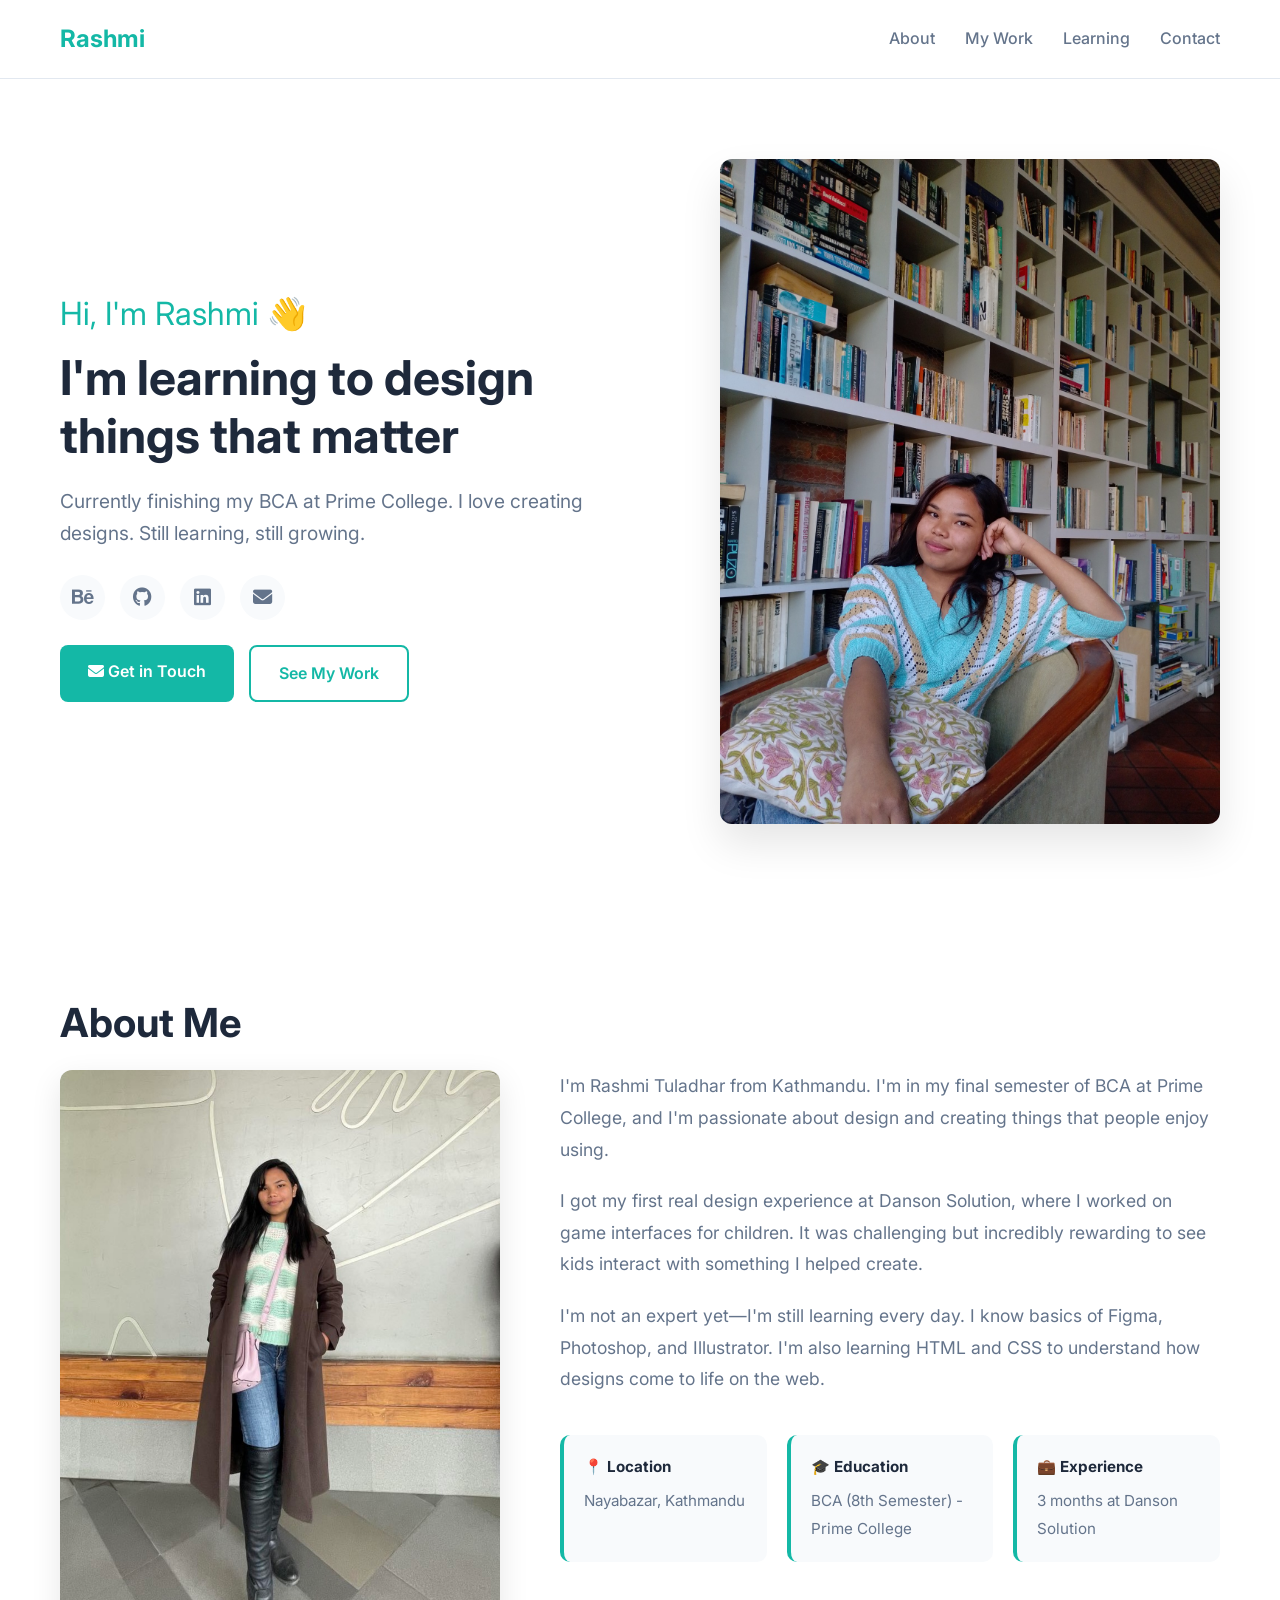
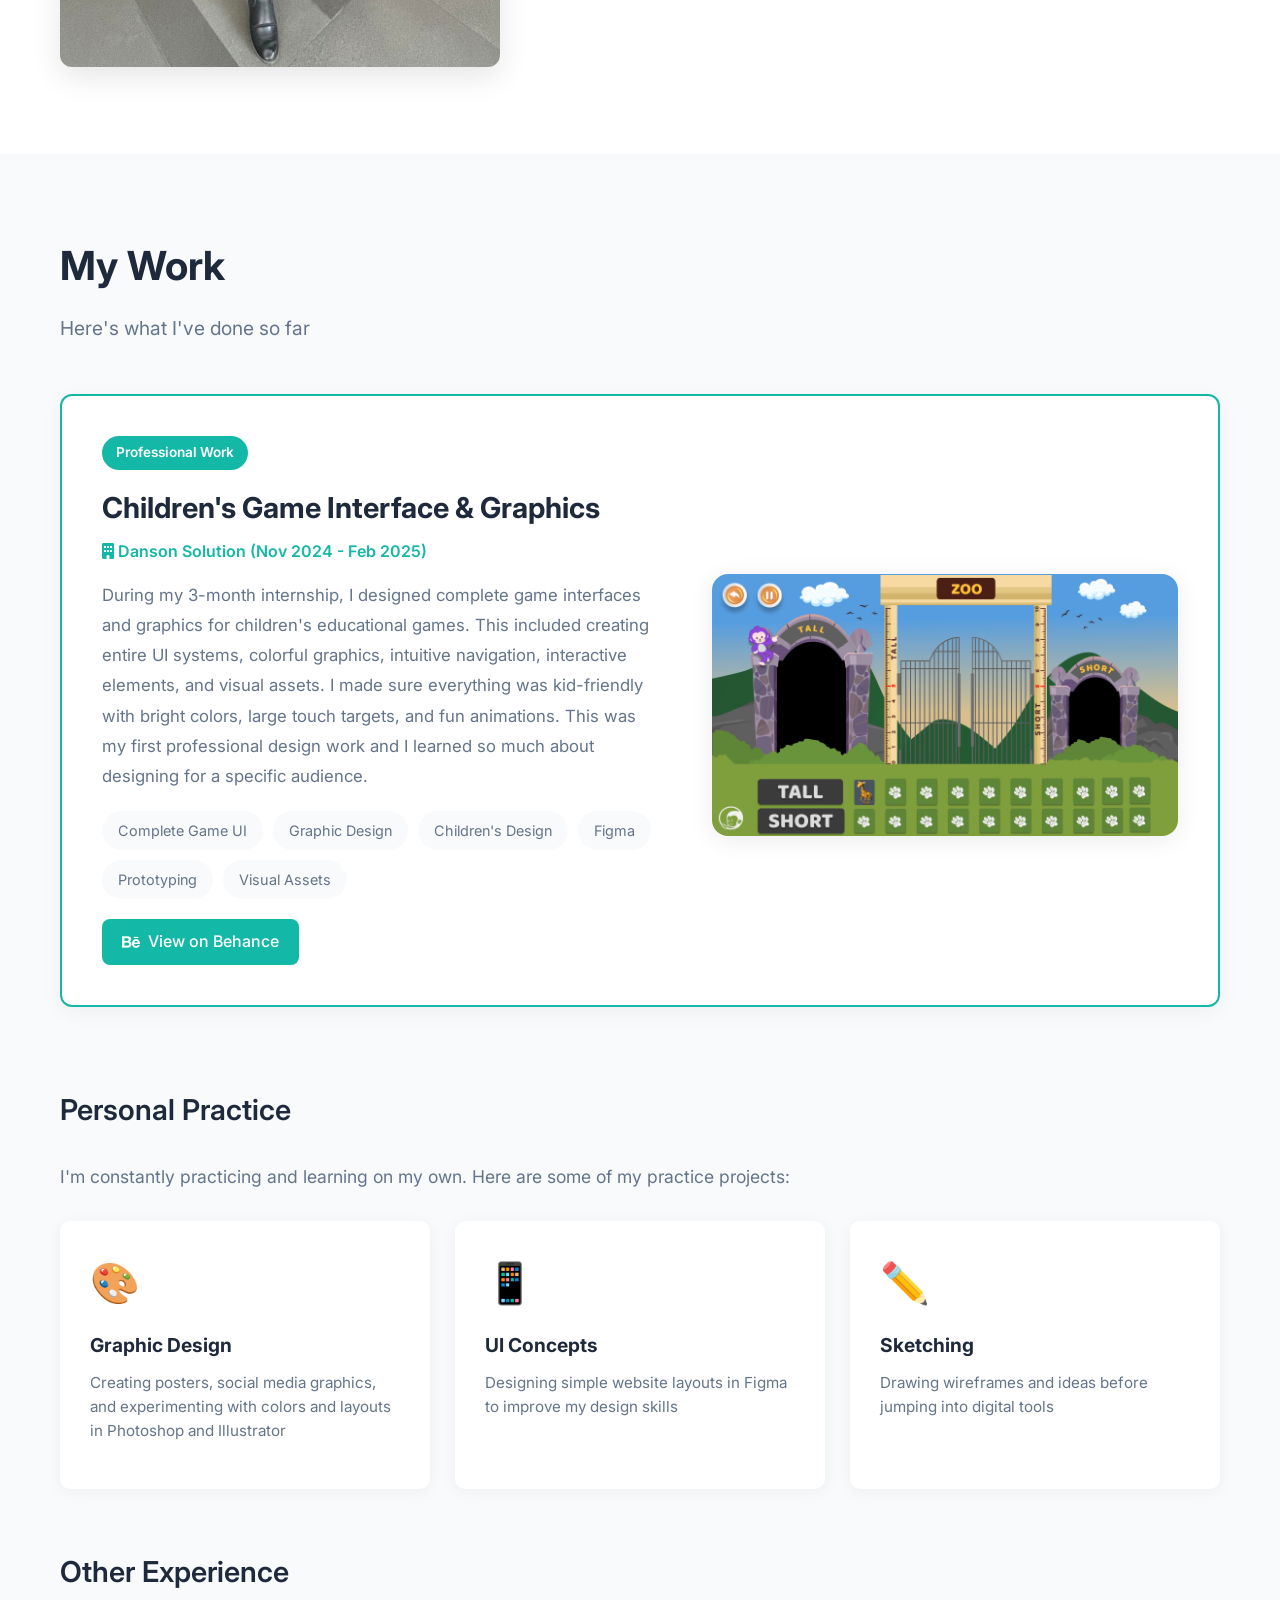
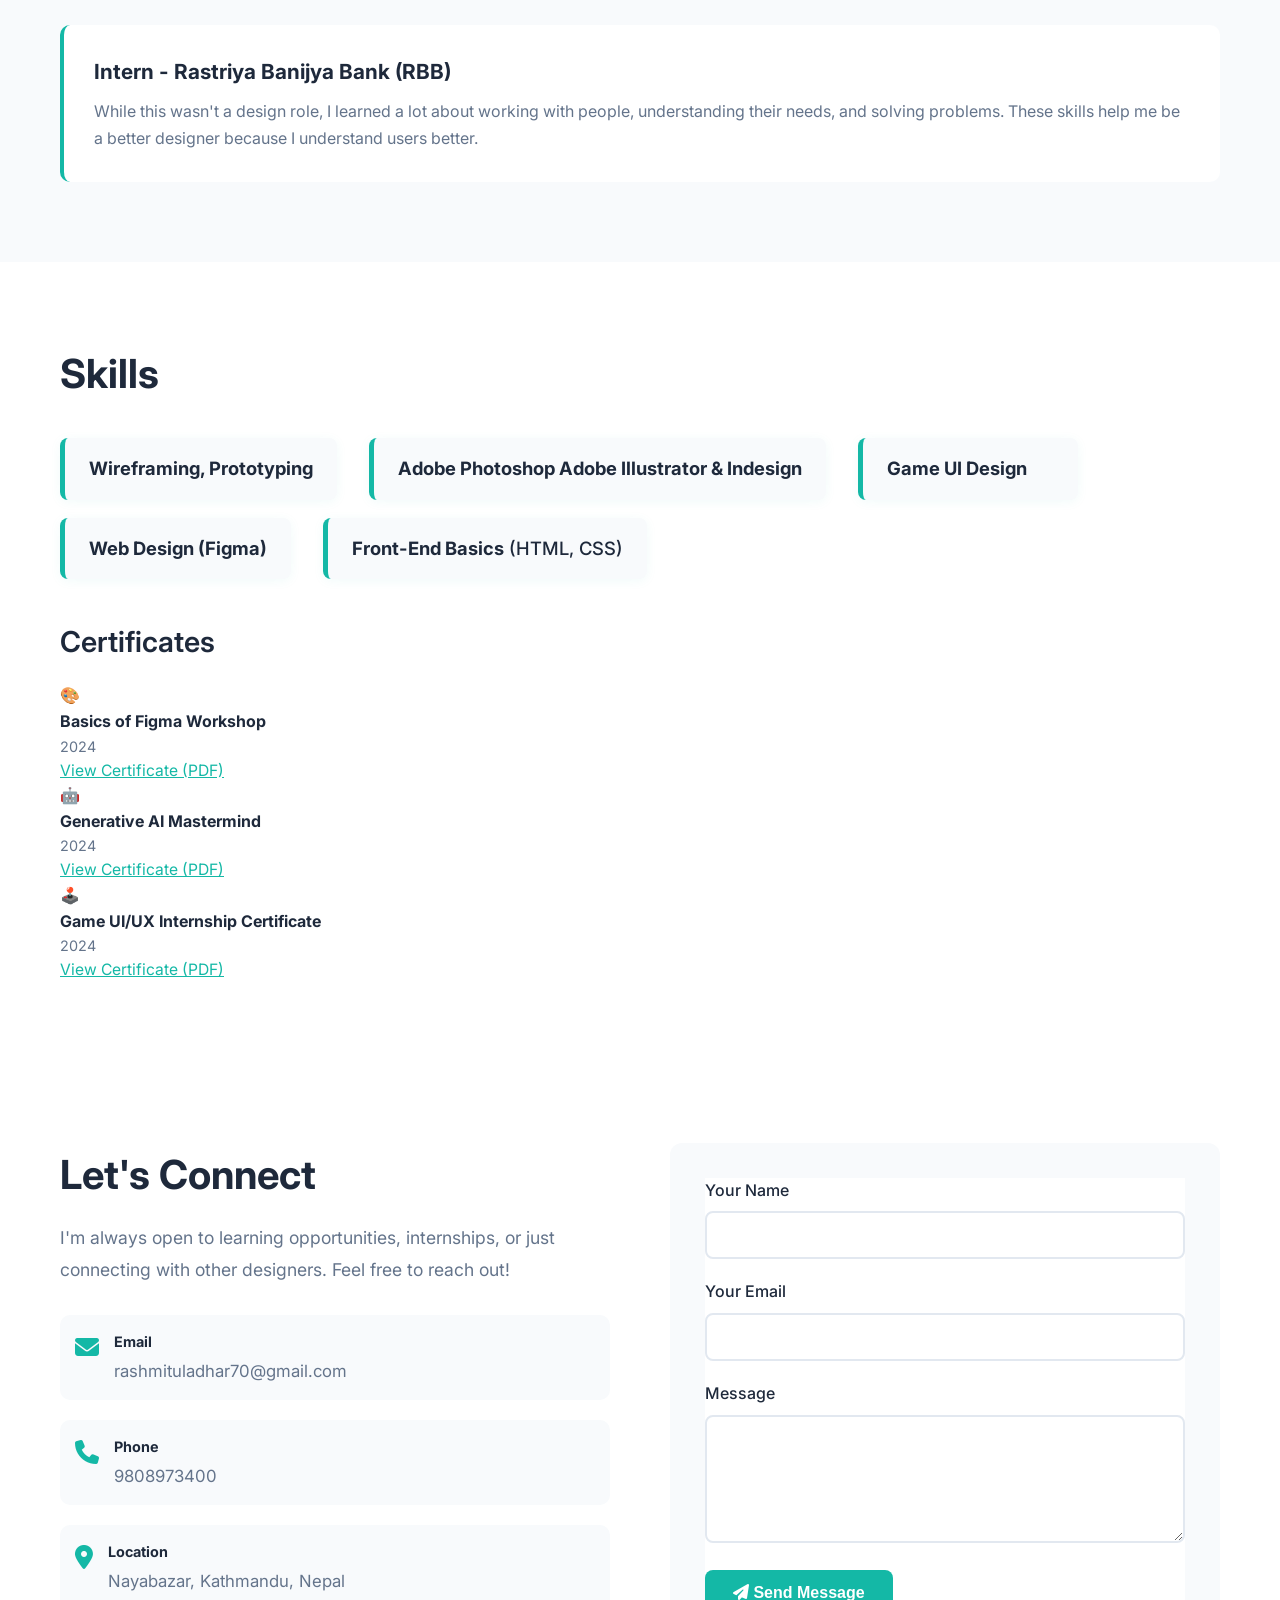
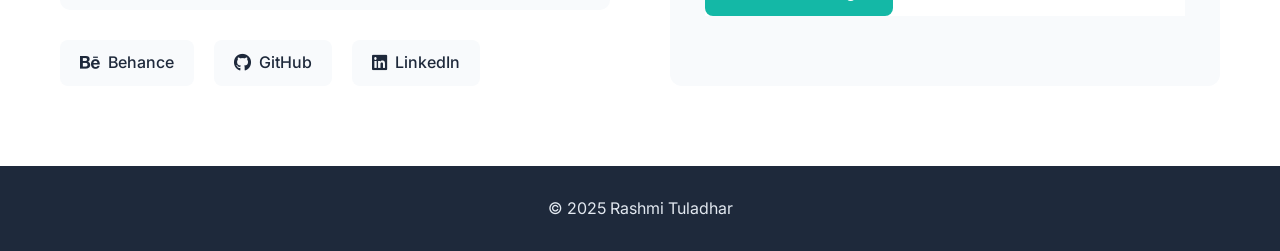
<file: index.html>
<!DOCTYPE html>
<html lang="en">
<head>
    <meta charset="UTF-8">
    <meta name="viewport" content="width=device-width, initial-scale=1.0">
    <meta name="description" content="Rashmi Tuladhar - Learning and growing as a designer">
    <title>Rashmi Tuladhar</title>
    <link rel="stylesheet" href="styles.css">
    <link rel="stylesheet" href="https://cdnjs.cloudflare.com/ajax/libs/font-awesome/6.4.0/css/all.min.css">
    <link href="https://fonts.googleapis.com/css2?family=Inter:wght@300;400;500;600;700&display=swap" rel="stylesheet">
</head>
<body>
    <!-- Simple Header -->
    <header class="header">
        <div class="container">
            <h1 class="logo">Rashmi</h1>
            <nav class="nav">
                <a href="#about">About</a>
                <a href="#work">My Work</a>
                <a href="#learning">Learning</a>
                <a href="#contact">Contact</a>
            </nav>
        </div>
    </header>

    <!-- Hero -->
    <section class="hero">
        <div class="container">
            <div class="hero-content">
                <div class="hero-text">
                    <p class="hello">Hi, I'm Rashmi 👋</p>
                    <h2 class="hero-title">I'm learning to design things that matter</h2>
                    <p class="hero-description">
                        Currently finishing my BCA at Prime College. I love creating designs. Still learning, still growing.
                    </p>
                    <div class="social-icons">
                        <a href="https://www.behance.net/rashmituladhar" target="_blank" title="Behance">
                            <i class="fab fa-behance"></i>
                        </a>
                        <a href="https://github.com/Rashmeeeee" target="_blank" title="GitHub">
                            <i class="fab fa-github"></i>
                        </a>
                        <a href="https://www.linkedin.com/in/rashmi-tuladhar-b50a0b255/" target="_blank" title="LinkedIn">
                            <i class="fab fa-linkedin"></i>
                        </a>
                        <a href="mailto:rashmituladhar70@gmail.com" title="Email">
                            <i class="fas fa-envelope"></i>
                        </a>
                    </div>
                    <div class="hero-links">
                        <a href="#contact" class="btn-primary">
                            <i class="fas fa-envelope"></i> Get in Touch
                        </a>
                        <a href="#work" class="btn-secondary">See My Work</a>
                    </div>
                </div>
                <div class="hero-image">
                    <img src="images/profile1.jpg" alt="Rashmi Tuladhar">
                </div>
            </div>
        </div>
    </section>

    <!-- About -->
    <section id="about" class="about">
        <div class="container">
            <h2 class="section-title">About Me</h2>
            <div class="about-grid">
                <div class="about-photo">
                    <img src="images/profile2.jpg" alt="Rashmi">
                </div>
                <div class="about-text">
                    <p>
                        I'm Rashmi Tuladhar from Kathmandu. I'm in my final semester of BCA at Prime College, 
                        and I'm passionate about design and creating things that people enjoy using.
                    </p>
                    <p>
                        I got my first real design experience at Danson Solution, where I worked on game interfaces 
                        for children. It was challenging but incredibly rewarding to see kids interact with 
                        something I helped create.
                    </p>
                    <p>
                        I'm not an expert yet—I'm still learning every day. I know basics of Figma, Photoshop, 
                        and Illustrator. I'm also learning HTML and CSS to understand how designs come to life on the web.
                    </p>
                    <div class="about-info">
                        <div class="info-box">
                            <strong>📍 Location</strong>
                            <p>Nayabazar, Kathmandu</p>
                        </div>
                        <div class="info-box">
                            <strong>🎓 Education</strong>
                            <p>BCA (8th Semester) - Prime College</p>
                        </div>
                        <div class="info-box">
                            <strong>💼 Experience</strong>
                            <p>3 months at Danson Solution</p>
                        </div>
                    </div>
                </div>
            </div>
        </div>
    </section>

    <!-- My Work -->
    <section id="work" class="work">
        <div class="container">
            <h2 class="section-title">My Work</h2>
            <p class="section-subtitle">Here's what I've done so far</p>

            <!-- Real Project -->
            <div class="work-item featured">
                <div class="work-content">
                    <span class="work-tag">Professional Work</span>
                    <h3>Children's Game Interface & Graphics</h3>
                    <p class="work-company"><i class="fas fa-building"></i> Danson Solution (Nov 2024 - Feb 2025)</p>
                    <p class="work-description">
                        During my 3-month internship, I designed complete game interfaces and graphics for 
                        children's educational games. This included creating entire UI systems, colorful graphics, 
                        intuitive navigation, interactive elements, and visual assets. I made sure everything was 
                        kid-friendly with bright colors, large touch targets, and fun animations. This was my first 
                        professional design work and I learned so much about designing for a specific audience.
                    </p>
                    <div class="work-skills">
                        <span>Complete Game UI</span>
                        <span>Graphic Design</span>
                        <span>Children's Design</span>
                        <span>Figma</span>
                        <span>Prototyping</span>
                        <span>Visual Assets</span>
                    </div>
                    <div class="work-links">
                        <a href="https://www.behance.net/rashmituladhar" target="_blank" class="work-link">
                            <i class="fab fa-behance"></i> View on Behance
                        </a>
                    </div>
                </div>
                <div class="work-image">
                    <img src="images/Frame5.png" alt="Children's Game UI screenshot" style="max-width:100%;border-radius:16px;box-shadow:0 4px 24px rgba(0,0,0,0.08);margin-top:16px;" />
                </div>
            </div>

            <!-- Personal Practice -->
            <div class="practice-work">
                <h3 class="subsection-title">Personal Practice</h3>
                <p class="practice-intro">
                    I'm constantly practicing and learning on my own. Here are some of my practice projects:
                </p>
                <div class="practice-grid">
                    <div class="practice-card">
                        <div class="practice-icon">🎨</div>
                        <h4>Graphic Design</h4>
                        <p>Creating posters, social media graphics, and experimenting with colors and layouts in Photoshop and Illustrator</p>
                        
                    </div>
                    <div class="practice-card">
                        <div class="practice-icon">📱</div>
                        <h4>UI Concepts</h4>
                        <p>Designing simple website layouts in Figma to improve my design skills</p>
                        
                    </div>
                    <div class="practice-card">
                        <div class="practice-icon">✏️</div>
                        <h4>Sketching</h4>
                        <p>Drawing wireframes and ideas before jumping into digital tools</p>
                        
                    </div>
                </div>
            </div>

            <!-- Other Experience -->
            <div class="other-experience">
                <h3 class="subsection-title">Other Experience</h3>
                <div class="experience-card">
                    <div class="exp-header">
                        <h4>Intern - Rastriya Banijya Bank (RBB)</h4>
                    </div>
                    <p>
                        While this wasn't a design role, I learned a lot about working with people, 
                        understanding their needs, and solving problems. These skills help me be a 
                        better designer because I understand users better.
                    </p>
                </div>
            </div>
        </div>
    </section>

    <!-- Learning & Skills -->
    <section id="learning" class="learning">
        <div class="container">
            <h2 class="section-title">Skills</h2>
            <ul class="skills-list-custom">
                <li><strong>Wireframing, Prototyping</strong></li>
                <li><strong>Adobe Photoshop Adobe Illustrator &amp; Indesign</strong></li>
                <li><strong>Game UI Design</strong></li>
                <li><strong>Web Design (Figma)</strong></li>
                <li><strong>Front-End Basics</strong> (HTML, CSS)</li>
            </ul>
                <div class="certificates-showcase" style="margin-top:40px;">
                    <h3 class="subsection-title" style="margin-bottom:18px;">Certificates</h3>
                    <div class="cert-grid-showcase">
                        <div class="cert-card-showcase">
                            <div class="cert-icon-showcase">🎨</div>
                            <div>
                                <h4>Basics of Figma Workshop</h4>
                                <p class="cert-date">2024</p>
                                <a href="rashmi tuladhar.pdf" target="_blank" style="color:var(--primary);text-decoration:underline;font-size:0.98rem;">View Certificate (PDF)</a>
                            </div>
                        </div>
                        <div class="cert-card-showcase">
                            <div class="cert-icon-showcase">🤖</div>
                            <div>
                                <h4>Generative AI Mastermind</h4>
                                <p class="cert-date">2024</p>
                                 <a href="Rashmi_Tuladhar_Certificate.pdf" target="_blank" style="color:var(--primary);text-decoration:underline;font-size:0.98rem;">View Certificate (PDF)</a>
                            </div>
                        </div>
                        <div class="cert-card-showcase">
                            <div class="cert-icon-showcase">🕹️</div>
                            <div>
                                <h4>Game UI/UX Internship Certificate</h4>
                                <p class="cert-date">2024</p>
                                <a href="Rashmi Tuladhar Internship Letter - Game UI-UX - Soft Copy (1).pdf" target="_blank" style="color:var(--primary);text-decoration:underline;font-size:0.98rem;">View Certificate (PDF)</a>
                            </div>
                        </div>
                    </div>
                </div>
        </div>
    </section>

    <!-- Contact -->
    <section id="contact" class="contact">
        <div class="container">
            <div class="contact-content">
                <div class="contact-text">
                    <h2 class="section-title">Let's Connect</h2>
                    <p class="contact-intro">
                        I'm always open to learning opportunities, internships, or just connecting 
                        with other designers. Feel free to reach out!
                    </p>
                    
                    <div class="contact-info">
                    <div class="contact-item">
                        <i class="fas fa-envelope"></i>
                        <div>
                            <strong>Email</strong>
                            <a href="rashmituladhar70@gmail.com">rashmituladhar70@gmail.com</a>
                        </div>
                    </div>
                    <div class="contact-item">
                        <i class="fas fa-phone"></i>
                        <div>
                            <strong>Phone</strong>
                            <a href="tel:9808973400">9808973400</a>
                        </div>
                    </div>
                    <div class="contact-item">
                        <i class="fas fa-map-marker-alt"></i>
                        <div>
                            <strong>Location</strong>
                            <span>Nayabazar, Kathmandu, Nepal</span>
                        </div>
                    </div>
                    </div>

                    <div class="social-links">
                        <a href="https://www.behance.net/rashmituladhar" target="_blank">
                            <i class="fab fa-behance"></i> Behance
                        </a>
                        <a href="https://github.com/Rashmeeeee" target="_blank">
                            <i class="fab fa-github"></i> GitHub
                        </a>
                        <a href="https://www.linkedin.com/in/rashmi-tuladhar-b50a0b255/" target="_blank">
                            <i class="fab fa-linkedin"></i> LinkedIn
                        </a>
                    </div>
                </div>

                <div class="contact-form">
                    <form action="https://api.web3forms.com/submit" method="POST" class="contact">
        <input type="hidden" name="access_key" value="a88183fd-8151-4531-9b6b-000d63a5e25f">
        <div class="form-group">
            <label for="name">Your Name</label>
            <input type="text" id="name" name="name" required>
        </div>
        <div class="form-group">
            <label for="email">Your Email</label>
            <input type="email" id="email" name="email" required>
        </div>
        <div class="form-group">
            <label for="message">Message</label>
            <textarea id="message" name="message" rows="5" required></textarea>
        </div>
        <button type="submit" class="btn-primary">
            <i class="fas fa-paper-plane"></i> Send Message
        </button>
    </form>
                </div>
            </div>
        </div>
    </section>

    <!-- Footer -->
    <footer class="footer">
        <div class="container">
            <p>© 2025 Rashmi Tuladhar </p>
        </div>
    </footer>

   
</body>
</html>
</file>
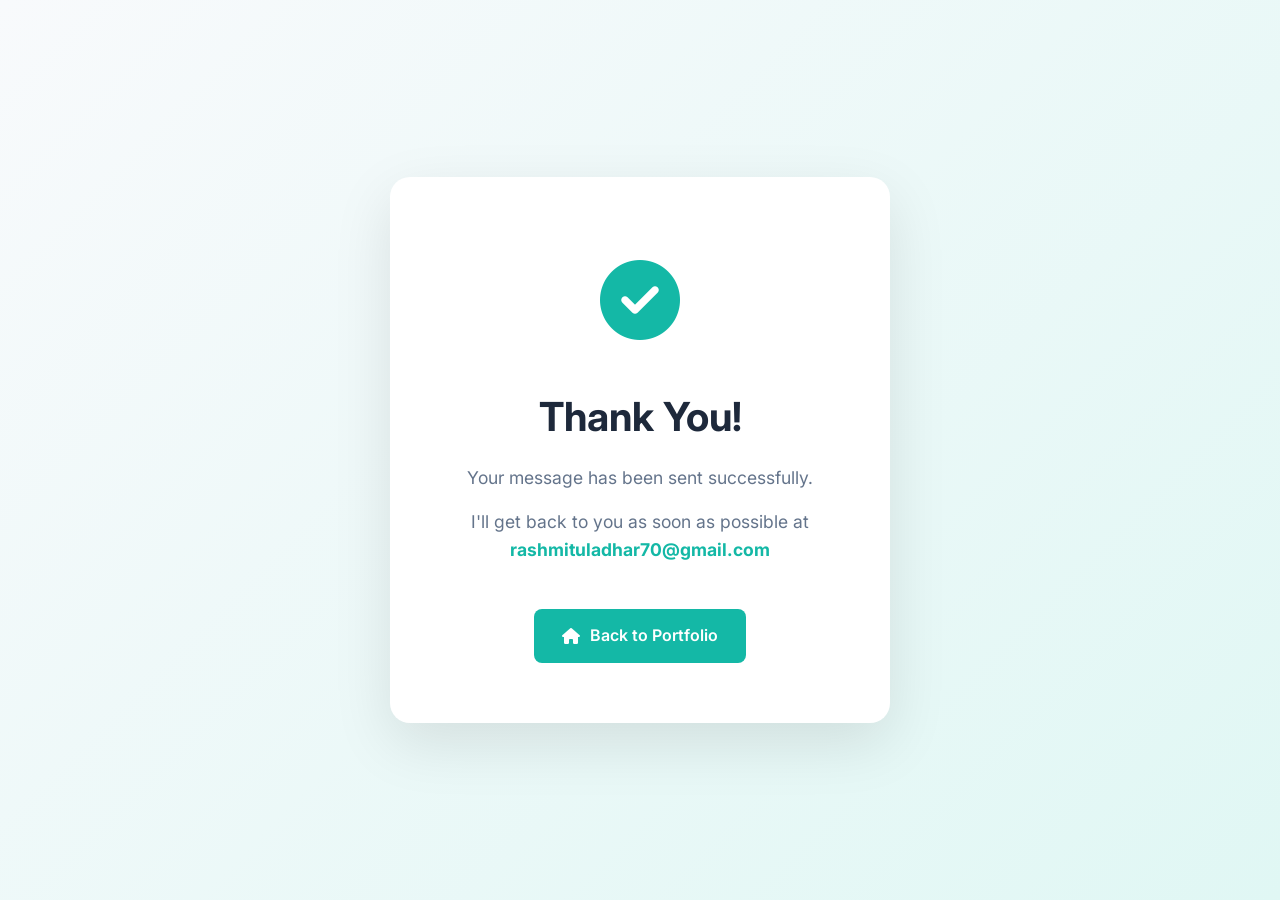
<file: thank-you.html>
<!DOCTYPE html>
<html lang="en">
<head>
    <meta charset="UTF-8">
    <meta name="viewport" content="width=device-width, initial-scale=1.0">
    <title>Thank You - Rashmi Tuladhar</title>
    <link rel="stylesheet" href="styles.css">
    <link rel="stylesheet" href="https://cdnjs.cloudflare.com/ajax/libs/font-awesome/6.4.0/css/all.min.css">
    <link href="https://fonts.googleapis.com/css2?family=Inter:wght@300;400;500;600;700&display=swap" rel="stylesheet">
</head>
<body>
    <div class="thank-you-page">
        <div class="thank-you-content">
            <div class="thank-you-icon">
                <i class="fas fa-check-circle"></i>
            </div>
            <h1>Thank You!</h1>
            <p>Your message has been sent successfully.</p>
            <p>I'll get back to you as soon as possible at <strong>rashmituladhar70@gmail.com</strong></p>
            <a href="index.html" class="btn-primary">
                <i class="fas fa-home"></i> Back to Portfolio
            </a>
        </div>
    </div>

    <style>
        .thank-you-page {
            min-height: 100vh;
            display: flex;
            align-items: center;
            justify-content: center;
            background: linear-gradient(135deg, #f8fafc 0%, #e0f7f4 100%);
        }

        .thank-you-content {
            text-align: center;
            padding: 60px;
            background: white;
            border-radius: 20px;
            box-shadow: 0 20px 60px rgba(0, 0, 0, 0.1);
            max-width: 500px;
        }

        .thank-you-icon {
            font-size: 5rem;
            color: #14b8a6;
            margin-bottom: 20px;
            animation: scaleIn 0.5s ease;
        }

        @keyframes scaleIn {
            from {
                transform: scale(0);
            }
            to {
                transform: scale(1);
            }
        }

        .thank-you-content h1 {
            font-size: 2.5rem;
            color: #1e293b;
            margin-bottom: 15px;
        }

        .thank-you-content p {
            font-size: 1.1rem;
            color: #64748b;
            margin-bottom: 15px;
            line-height: 1.6;
        }

        .thank-you-content strong {
            color: #14b8a6;
        }

        .btn-primary {
            margin-top: 30px;
            display: inline-flex;
            align-items: center;
            gap: 10px;
        }
    </style>
</body>
</html>
</file>
<file: styles.css>
/* ===== RESET & VARIABLES ===== */
* {
    margin: 0;
    padding: 0;
    box-sizing: border-box;
}

:root {
    --primary: #14b8a6;
    --primary-dark: #0d9488;
    --dark: #1e293b;
    --gray: #64748b;
    --light-gray: #e2e8f0;
    --bg: #f8fafc;
    --white: #ffffff;
}

html {
    scroll-behavior: smooth;
}

body {
    font-family: 'Inter', sans-serif;
    color: var(--dark);
    line-height: 1.6;
    background: var(--bg);
}

.container {
    max-width: 1200px;
    margin: 0 auto;
    padding: 0 20px;
}

/* ===== HEADER ===== */
.header {
    background: var(--white);
    padding: 20px 0;
    border-bottom: 1px solid var(--light-gray);
    position: sticky;
    top: 0;
    z-index: 100;
}

.header .container {
    display: flex;
    justify-content: space-between;
    align-items: center;
}

.logo {
    font-size: 1.5rem;
    font-weight: 700;
    color: var(--primary);
}

.nav {
    display: flex;
    gap: 30px;
}

.nav a {
    color: var(--gray);
    text-decoration: none;
    font-weight: 500;
    transition: color 0.3s;
}

.nav a:hover {
    color: var(--primary);
}

/* ===== HERO ===== */
.skills-list-custom {
    margin: 32px 0 0 0;
    padding: 0;
    list-style: none;
    display: flex;
    flex-wrap: wrap;
    gap: 18px 32px;
}
.skills-list-custom li {
    background: var(--bg);
    border-left: 5px solid var(--primary);
    border-radius: 8px;
    padding: 16px 24px;
    font-size: 1.15rem;
    color: var(--dark);
    min-width: 220px;
    box-shadow: 0 2px 12px rgba(20,184,166,0.06);
    font-weight: 500;
    transition: box-shadow 0.2s;
}
.skills-list-custom li:hover {
    box-shadow: 0 4px 24px rgba(20,184,166,0.13);
    background: var(--white);
}
.hero {
    padding: 80px 0;
    background: var(--white);
}

.hero-content {
    display: grid;
    grid-template-columns: 1.2fr 1fr;
    gap: 60px;
    align-items: center;
}

 .hello {
    font-size: 2rem;
    color: var(--primary);
    margin-bottom: 10px;
}

.hero-title {
    font-size: 3rem;
    font-weight: 700;
    line-height: 1.2;
    margin-bottom: 20px;
    color: var(--dark);
}

.hero-description {
    font-size: 1.2rem;
    color: var(--gray);
    margin-bottom: 25px;
    line-height: 1.7;
}

.social-icons {
    display: flex;
    gap: 15px;
    margin-bottom: 25px;
}

.social-icons a {
    width: 45px;
    height: 45px;
    border-radius: 50%;
    background: var(--bg);
    display: flex;
    align-items: center;
    justify-content: center;
    color: var(--gray);
    font-size: 1.2rem;
    transition: all 0.3s;
    text-decoration: none;
}

.social-icons a:hover {
    background: var(--primary);
    color: var(--white);
    transform: translateY(-3px);
}

.hero-links {
    display: flex;
    gap: 15px;
}

.btn-primary {
    padding: 14px 28px;
    background: var(--primary);
    color: var(--white);
    text-decoration: none;
    border-radius: 8px;
    font-weight: 600;
    transition: all 0.3s;
    border: none;
    cursor: pointer;
    font-size: 1rem;
}

.btn-primary:hover {
    background: var(--primary-dark);
    transform: translateY(-2px);
    box-shadow: 0 10px 20px rgba(20, 184, 166, 0.2);
}

.btn-secondary {
    padding: 14px 28px;
    background: transparent;
    color: var(--primary);
    text-decoration: none;
    border: 2px solid var(--primary);
    border-radius: 8px;
    font-weight: 600;
    transition: all 0.3s;
}

.btn-secondary:hover {
    background: var(--primary);
    color: var(--white);
}

.hero-image img {
    width: 100%;
    border-radius: 12px;
    box-shadow: 0 20px 40px rgba(0, 0, 0, 0.1);
}

/* ===== SECTIONS ===== */
section {
    padding: 80px 0;
}

.section-title {
    font-size: 2.5rem;
    font-weight: 700;
    margin-bottom: 15px;
    color: var(--dark);
}

.section-subtitle {
    font-size: 1.2rem;
    color: var(--gray);
    margin-bottom: 50px;
}

.subsection-title {
    font-size: 1.8rem;
    font-weight: 600;
    margin-bottom: 30px;
    color: var(--dark);
}

/* ===== ABOUT ===== */
.about {
    background: var(--white);
}

.about-grid {
    display: grid;
    grid-template-columns: 1fr 1.5fr;
    gap: 60px;
    align-items: start;
}

.about-photo img {
    width: 100%;
    border-radius: 12px;
    box-shadow: 0 10px 30px rgba(0, 0, 0, 0.1);
}

.about-text p {
    font-size: 1.1rem;
    color: var(--gray);
    margin-bottom: 20px;
    line-height: 1.8;
}

.about-info {
    display: grid;
    grid-template-columns: repeat(auto-fit, minmax(200px, 1fr));
    gap: 20px;
    margin-top: 40px;
}

.info-box {
    padding: 20px;
    background: var(--bg);
    border-radius: 10px;
    border-left: 4px solid var(--primary);
}

.info-box strong {
    display: block;
    margin-bottom: 8px;
    color: var(--dark);
    font-size: 0.95rem;
}

.info-box p {
    margin: 0;
    color: var(--gray);
    font-size: 0.95rem;
}

/* ===== WORK ===== */
.work {
    background: var(--bg);
}

.work-item {
    display: grid;
    grid-template-columns: 1.2fr 1fr;
    gap: 50px;
    align-items: center;
    margin-bottom: 60px;
    padding: 40px;
    background: var(--white);
    border-radius: 12px;
    box-shadow: 0 5px 20px rgba(0, 0, 0, 0.05);
}

.work-item.featured {
    border: 2px solid var(--primary);
}

.work-tag {
    display: inline-block;
    padding: 6px 14px;
    background: var(--primary);
    color: var(--white);
    border-radius: 20px;
    font-size: 0.85rem;
    font-weight: 600;
    margin-bottom: 15px;
}

.work-content h3 {
    font-size: 1.8rem;
    font-weight: 700;
    margin-bottom: 8px;
    color: var(--dark);
}

.work-company {
    color: var(--primary);
    font-weight: 600;
    margin-bottom: 15px;
}

.work-description {
    font-size: 1.05rem;
    color: var(--gray);
    line-height: 1.8;
    margin-bottom: 20px;
}

.work-skills {
    display: flex;
    flex-wrap: wrap;
    gap: 10px;
}

.work-skills span {
    padding: 8px 16px;
    background: var(--bg);
    border-radius: 20px;
    font-size: 0.9rem;
    color: var(--gray);
}

.work-links {
    margin-top: 20px;
}

.work-link {
    display: inline-flex;
    align-items: center;
    gap: 8px;
    padding: 10px 20px;
    background: var(--primary);
    color: var(--white);
    text-decoration: none;
    border-radius: 8px;
    font-weight: 500;
    transition: all 0.3s;
}

.work-link:hover {
    background: var(--primary-dark);
    transform: translateY(-2px);
}

.work-image-placeholder {
    background: var(--bg);
    border: 2px dashed var(--light-gray);
    border-radius: 10px;
    display: flex;
    align-items: center;
    justify-content: center;
    min-height: 300px;
}

.placeholder-content {
    text-align: center;
    padding: 40px;
    color: var(--gray);
}

.placeholder-content i {
    font-size: 4rem;
    color: var(--light-gray);
    margin-bottom: 15px;
}

.placeholder-content p {
    font-size: 1.1rem;
    margin-bottom: 10px;
}

.placeholder-content small {
    font-size: 0.9rem;
    color: var(--light-gray);
}

.work-image img {
    width: 100%;
    border-radius: 10px;
    box-shadow: 0 5px 15px rgba(0, 0, 0, 0.1);
}

.image-note {
    margin-top: 10px;
    font-size: 0.9rem;
    color: var(--gray);
    font-style: italic;
}

/* ===== PRACTICE WORK ===== */
.practice-work {
    margin-top: 80px;
}

.practice-intro {
    font-size: 1.1rem;
    color: var(--gray);
    margin-bottom: 30px;
}

.practice-grid {
    display: grid;
    grid-template-columns: repeat(auto-fit, minmax(280px, 1fr));
    gap: 25px;
}

.practice-card {
    padding: 30px;
    background: var(--white);
    border-radius: 10px;
    box-shadow: 0 3px 15px rgba(0, 0, 0, 0.05);
    transition: transform 0.3s;
}

.practice-card:hover {
    transform: translateY(-5px);
}

.practice-icon {
    font-size: 2.5rem;
    margin-bottom: 15px;
}

.practice-card h4 {
    font-size: 1.2rem;
    margin-bottom: 10px;
    color: var(--dark);
}

.practice-card p {
    color: var(--gray);
    font-size: 0.95rem;
    line-height: 1.6;
    margin-bottom: 15px;
}

.practice-tip {
    display: block;
    color: var(--primary);
    font-size: 0.85rem;
    font-style: italic;
    margin-top: 10px;
}

/* ===== OTHER EXPERIENCE ===== */
.other-experience {
    margin-top: 60px;
}

.experience-card {
    padding: 30px;
    background: var(--white);
    border-radius: 10px;
    border-left: 4px solid var(--primary);
}

.exp-header h4 {
    font-size: 1.3rem;
    color: var(--dark);
    margin-bottom: 10px;
}

.experience-card p {
    color: var(--gray);
    line-height: 1.7;
}

/* ===== LEARNING & SKILLS ===== */
.learning {
    background: var(--white);
}

.skills-section {
    margin-bottom: 60px;
}

.skills-list {
    display: flex;
    flex-direction: column;
    gap: 25px;
}

.skill-item {
    display: grid;
    grid-template-columns: 150px 1fr auto;
    gap: 20px;
    align-items: center;
}

.skill-name {
    font-weight: 600;
    color: var(--dark);
}

.skill-level {
    width: 100%;
    height: 10px;
    background: var(--light-gray);
    border-radius: 10px;
    overflow: hidden;
}

.skill-bar {
    height: 100%;
    background: linear-gradient(90deg, var(--primary), var(--primary-dark));
    border-radius: 10px;
    transition: width 1s ease;
}

.skill-label {
    font-size: 0.9rem;
    color: var(--gray);
    min-width: 80px;
    text-align: right;
}

/* ===== CERTIFICATES ===== */
.certificates {
    margin-top: 60px;
}

.cert-grid {
    display: grid;
    grid-template-columns: repeat(auto-fit, minmax(250px, 1fr));
    gap: 25px;
}

.cert-card {
    padding: 25px;
    background: var(--bg);
    border-radius: 10px;
    text-align: center;
    transition: transform 0.3s;
}

.cert-card:hover {
    transform: translateY(-5px);
    box-shadow: 0 5px 20px rgba(0, 0, 0, 0.1);
}

.cert-icon {
    font-size: 2.5rem;
    margin-bottom: 15px;
}

.cert-card h4 {
    font-size: 1.1rem;
    margin-bottom: 8px;
    color: var(--dark);
}

.cert-org {
    color: var(--primary);
    font-weight: 600;
    margin-bottom: 5px;
}

.cert-date {
    font-size: 0.9rem;
    color: var(--gray);
}

/* ===== CONTACT ===== */
.contact {
    background: var(--white);
}

.contact-content {
    display: grid;
    grid-template-columns: 1fr 1fr;
    gap: 60px;
}

.contact-intro {
    font-size: 1.1rem;
    color: var(--gray);
    margin-bottom: 30px;
    line-height: 1.8;
}

.contact-info {
    display: flex;
    flex-direction: column;
    gap: 20px;
    margin-bottom: 30px;
}

.contact-item {
    display: flex;
    align-items: start;
    gap: 15px;
    padding: 15px;
    background: var(--bg);
    border-radius: 10px;
}

.contact-item i {
    font-size: 1.5rem;
    color: var(--primary);
    margin-top: 5px;
}

.contact-item div {
    flex: 1;
}

.contact-item strong {
    display: block;
    color: var(--dark);
    font-size: 0.9rem;
    margin-bottom: 5px;
}

.contact-item a,
.contact-item span {
    color: var(--gray);
    text-decoration: none;
    font-size: 1.05rem;
}

.contact-item a:hover {
    color: var(--primary);
}

.social-links {
    display: flex;
    gap: 20px;
}

.social-links a {
    display: inline-flex;
    align-items: center;
    gap: 8px;
    padding: 10px 20px;
    background: var(--bg);
    color: var(--dark);
    text-decoration: none;
    border-radius: 8px;
    font-weight: 500;
    transition: all 0.3s;
}

.social-links a:hover {
    background: var(--primary);
    color: var(--white);
    transform: translateY(-2px);
}

.social-links a i {
    font-size: 1.1rem;
}

/* ===== FORM ===== */
.contact-form {
    background: var(--bg);
    padding: 35px;
    border-radius: 12px;
}

.form-group {
    margin-bottom: 20px;
}

.form-group label {
    display: block;
    margin-bottom: 8px;
    font-weight: 500;
    color: var(--dark);
}

.form-group input,
.form-group textarea {
    width: 100%;
    padding: 12px 16px;
    border: 2px solid var(--light-gray);
    border-radius: 8px;
    font-family: 'Inter', sans-serif;
    font-size: 1rem;
    transition: border-color 0.3s;
}

.form-group input:focus,
.form-group textarea:focus {
    outline: none;
    border-color: var(--primary);
}

.form-group textarea {
    resize: vertical;
}

.form-note {
    margin-top: 15px;
    font-size: 0.9rem;
    color: var(--gray);
    display: flex;
    align-items: center;
    gap: 8px;
}

.form-note i {
    color: var(--primary);
}

/* ===== FOOTER ===== */
.footer {
    padding: 30px 0;
    background: var(--dark);
    color: var(--white);
    text-align: center;
}

.footer p {
    color: var(--light-gray);
}

/* ===== RESPONSIVE ===== */
@media (max-width: 768px) {
    .nav {
        display: none;
    }

    .hero-content,
    .about-grid,
    .work-item,
    .contact-content {
        grid-template-columns: 1fr;
    }

    .hero-title {
        font-size: 2rem;
    }

    .section-title {
        font-size: 2rem;
    }

    section {
        padding: 50px 0;
    }

    .skill-item {
        grid-template-columns: 1fr;
        gap: 10px;
    }

    .skill-label {
        text-align: left;
    }

    .practice-grid,
    .cert-grid {
        grid-template-columns: 1fr;
    }

    .hero-image {
        order: -1;
    }
}

@media (max-width: 480px) {
    .hero-title {
        font-size: 1.8rem;
    }

    .hero-links {
        flex-direction: column;
    }

    .btn-primary,
    .btn-secondary {
        width: 100%;
        text-align: center;
    }

    .about-info {
        grid-template-columns: 1fr;
    }
}
</file>
